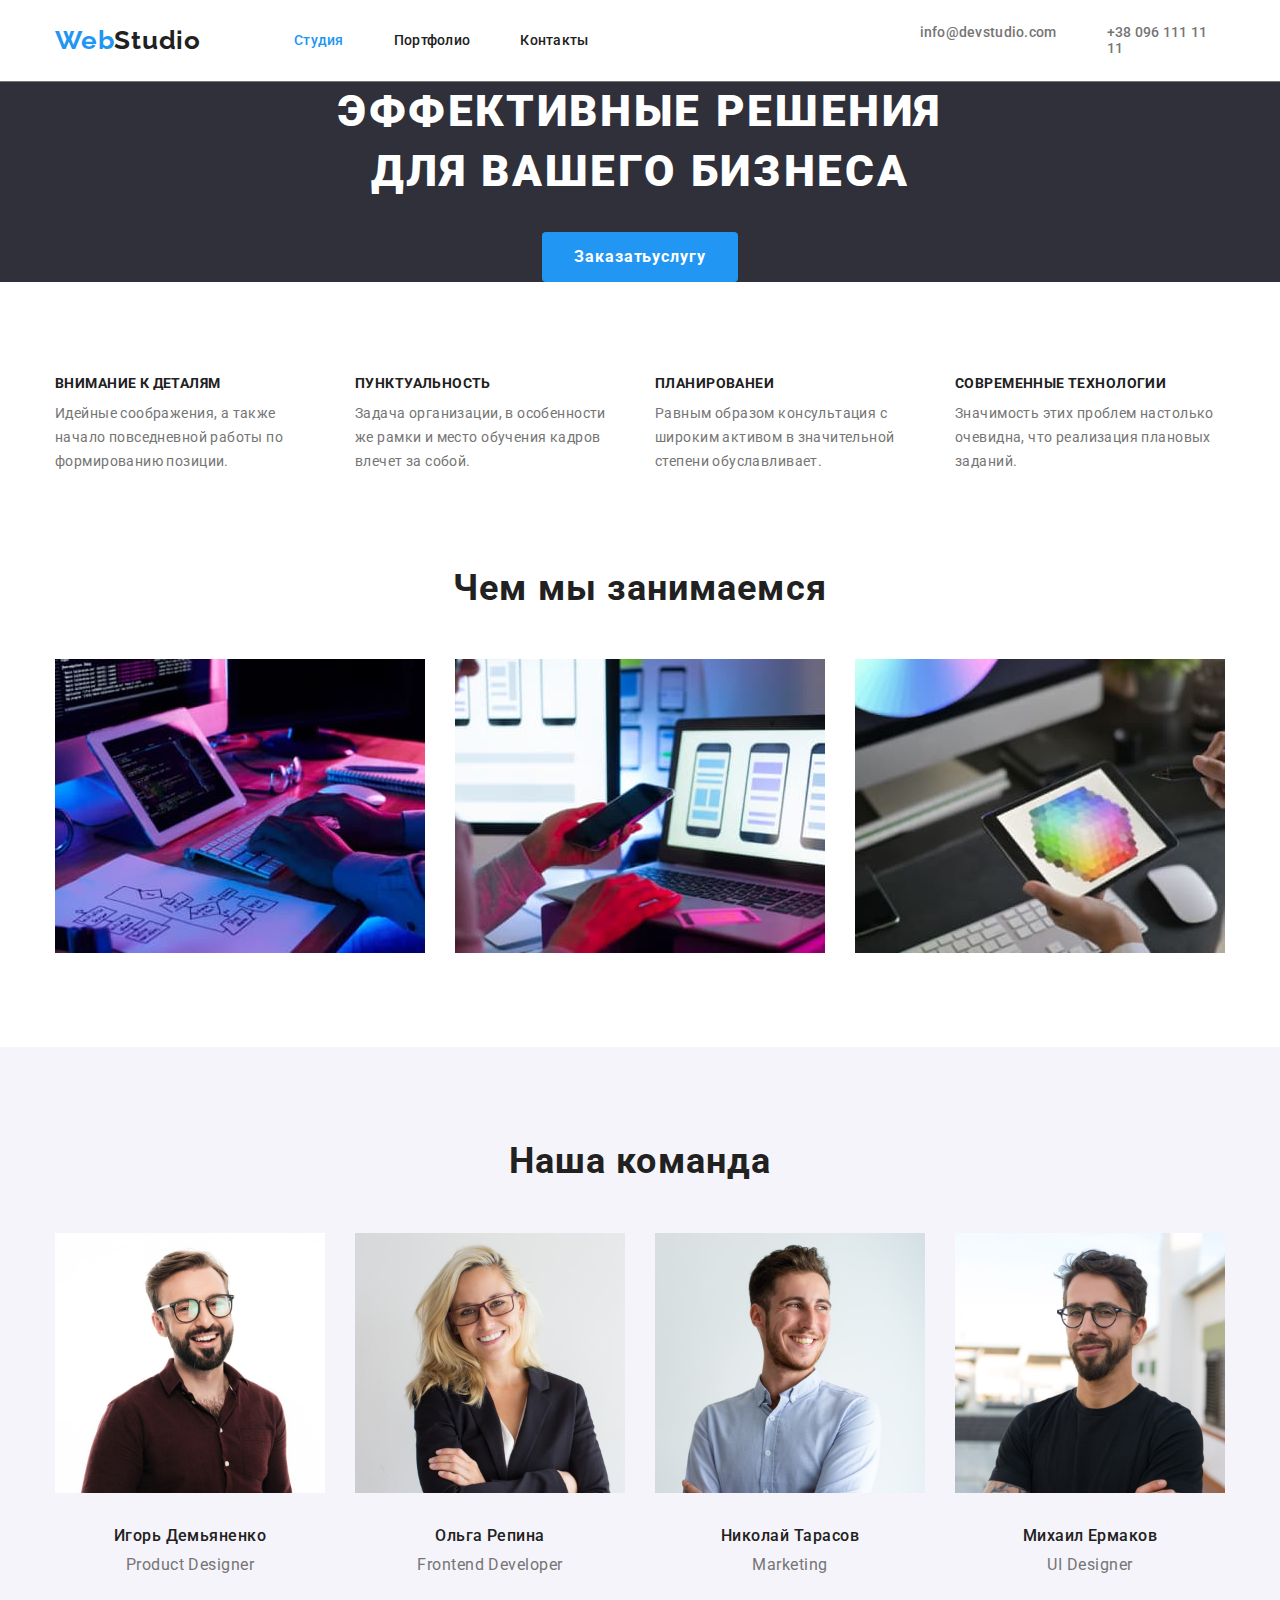
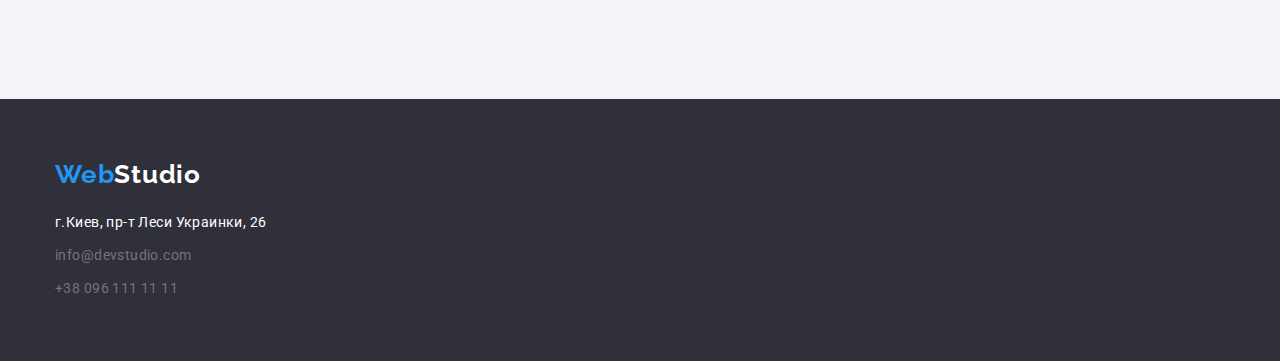
<file: index.html>
<!DOCTYPE html>
<html lang="en">

<head>
    <meta charset="UTF-8">
    <meta http-equiv="X-UA-Compatible" content="IE=edge">
    <meta name="viewport" content="width=device-width, initial-scale=1.0">
    <title>Document</title>
    <link rel="preconnect" href="https://fonts.googleapis.com">
    <link rel="preconnect" href="https://fonts.gstatic.com" crossorigin>
    <link href="https://fonts.googleapis.com/css2?family=Raleway:wght@700&family=Roboto:wght@400;500;700;900&display=swap"
        rel="stylesheet">
    <link rel="stylesheet" href=" https://cdnjs.cloudflare.com/ajax/libs/modern-normalize/1.1.0/modern-normalize.min.css">
    <link rel="stylesheet" href="./css/styles.css">
</head>

<body class="body-list">
    <header class="header-list">
        <div class="container nav">
        <a href="index.html" class="logo"><span class="acent-logo">Web</span>Studio</a>
        <nav class="nav-page">
            <ul class="site-nav nav">
                <li class="item"><a class="link current" href="index.html">Студия</a></li>
                <li class="item"><a class="link" href="./portfolio.html">Портфолио</a></li>
                <li class="item"><a class="link" href="#">Контакты</a></li>
            </ul>
        </nav>
        <ul class="auth-nav">
            <li class="item"><a class="link" href="mailto:info@devstudio.com">info@devstudio.com</a></li>
            <li class="item"><a class="link" href="tel:380961111111">+38 096 111 11 11</a></li>
        </ul>
        </div>
    </header>
    <main>

        <section class="section hero">
            <div class="container hero ">
            <h1 class="text-hero">Эффективные решения <br> для вашего бизнеса</h1>
            <button type="button" class="btn">Заказатьуслугу</button>
            </div>
        </section>

        <section class="section benefits">
            <div class="container benefits">
            <h2 class="text-visually-hidden"> Наши приемущества</h2>
            <ul class="list-benefits">
                <li class="items">
                    <h3 class="subject">ВНИМАНИЕ К ДЕТАЛЯМ</h3>
                    <p class="subtitle">Идейные соображения, а также начало повседневной работы по формированию позиции.
                    </p>
                </li>
                <li class="items">
                   <h3 class="subject">ПУНКТУАЛЬНОСТЬ</h3>
                    <p class="subtitle">Задача организации, в особенности же рамки и место обучения кадров влечет за
                        собой.</p>
                </li>
                <li class="items">
                    <h3 class="subject">ПЛАНИРОВАНЕИ</h3>
                    <p class="subtitle">Равным образом консультация с широким активом в значительной степени
                        обуславливает. </p>
                </li>
                <li class="items">
                    <h3 class="subject">СОВРЕМЕННЫЕ ТЕХНОЛОГИИ</h3>
                    <p class="subtitle">Значимость этих проблем настолько очевидна, что реализация плановых заданий.
                    </p>
                </li>
            </ul>
            </div>
        </section>
        <section class="section paint">
            <div class="container">
            <h2 class="text-section">Чем мы занимаемся</h2>
            <ul class="list-img">
                <li class="items"><img class="img" src="./image/img1.jpg"
                        alt=" клавиатура , руки , планшет , монитор,ручка ,тетрадь,комьютерная мышь , лист "
                        width="370" /> </li>
                <li class="items"><img class="img" src="./image/img2.jpg" alt=" , руки , телефон, " width="370"></li>
                <li class="items"><img class="img" src="./image/img3.jpg" alt=" мышь, планшет с палитрой  , руки , телефон" width="370"></li>
            </ul>
            </div>
        </section>



        <section class="section team">
            <div class="container">
            <h2 class="text-section">Наша команда</h2>
            <ul class="list team">
                <li class="items">
                    <img src="./image/img4.jpg" alt="avatar" width="270">
                    <div class="card-team">
                    <h3 class="team-name">Игорь Демьяненко</h3>
                    <p class="descripion">Product Designer</p>
                    </div>
                </li>
                <li class="items">
                    <img src="./image/img5.jpg" alt="avatar" width="270">
                    <div class="card-team">
                    <h3 class="team-name">Ольга Репина</h3>
                    <p class="descripion">Frontend Developer</p>
                    </div>
                </li>
                <li class="items">
                    <img src="./image/img6.jpg" alt="avatar" width="270">
                    <div class="card-team">
                    <h3 class="team-name">Николай Тарасов</h3>
                    <p class="descripion">Marketing</p>
                    </div>
                </li>
                <li class="items">
                    <img src="./image/img7.jpg" alt="avatar" width="270">
                    <div class="card-team">
                    <h3 class="team-name">Михаил Ермаков</h3>
                    <p class="descripion">UI Designer</p>
                    </div>
                </li>
            </ul>
            </div>
        </section>
    </main>
    <footer class="footer">
        <div class="container ">
            <a href="index.html" class="logo logo-footer"><span class="acent-logo">Web</span>Studio</a>
            <address class="address">
    
                <ul class="footer-list">
                    <li class="link-footer map"> <a class="contact"
                            href="https://www.google.com/maps/place/%D0%B1%D1%83%D0%BB%D1%8C%D0%B2%D0%B0%D1%80+%D0%9B%D0%B5%D1%81%D1%96+%D0%A3%D0%BA%D1%80%D0%B0%D1%97%D0%BD%D0%BA%D0%B8,+26,+%D0%9A%D0%B8%D1%97%D0%B2,+02000/@50.4265807,30.5361971,17z/data=!3m1!4b1!4m5!3m4!1s0x40d4cf0e033ecbe9:0x57a4dffefec77da0!8m2!3d50.4265807!4d30.5383858"><span>г.Киев,
                                пр-т Леси Украинки, 26</span></a></li>
                    <li class="link-footer"><a class="contact" href="mailto:info@devstudio.com">info@devstudio.com</a>
                    </li>
                    <li class="link-footer"><a class="contact" href="tel:380961111111">+38 096 111 11 11</a></li>
                </ul>
            </address>
        </div>
    </footer>
</body>

</html>
</file>
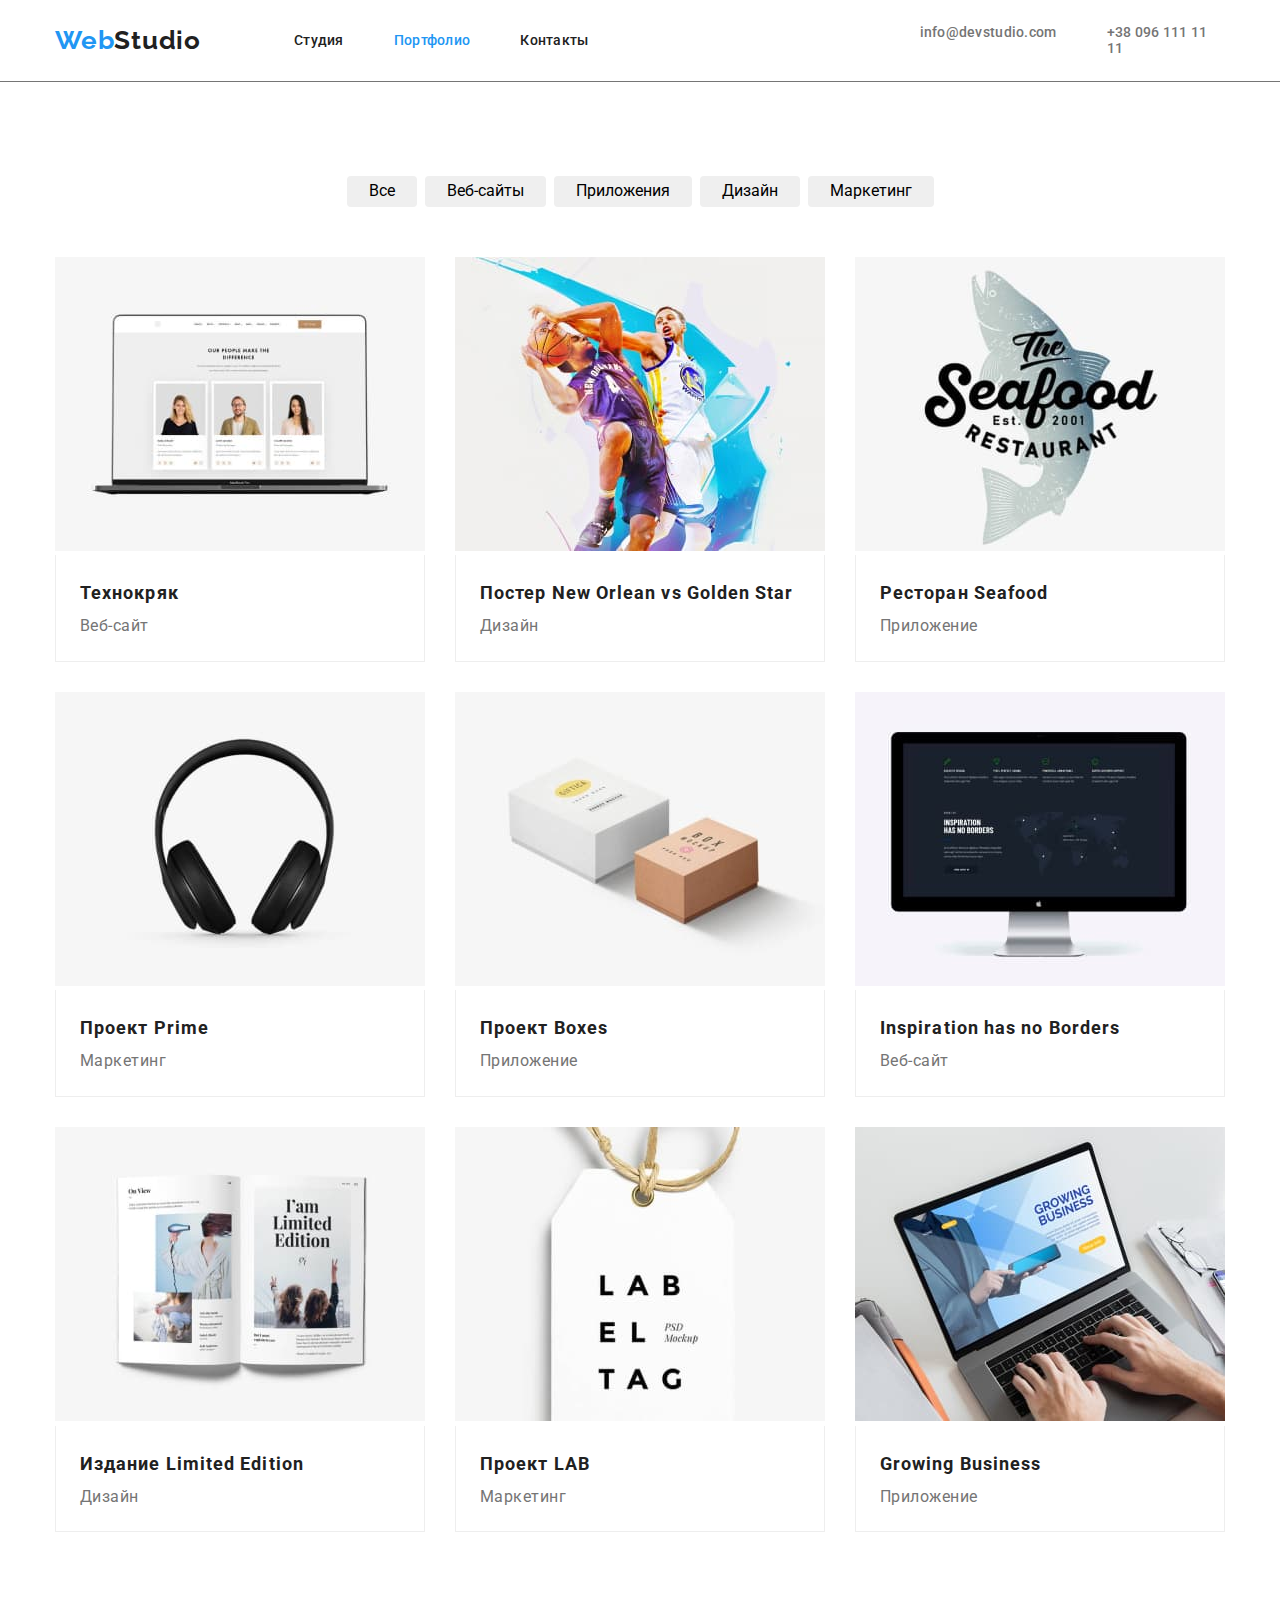
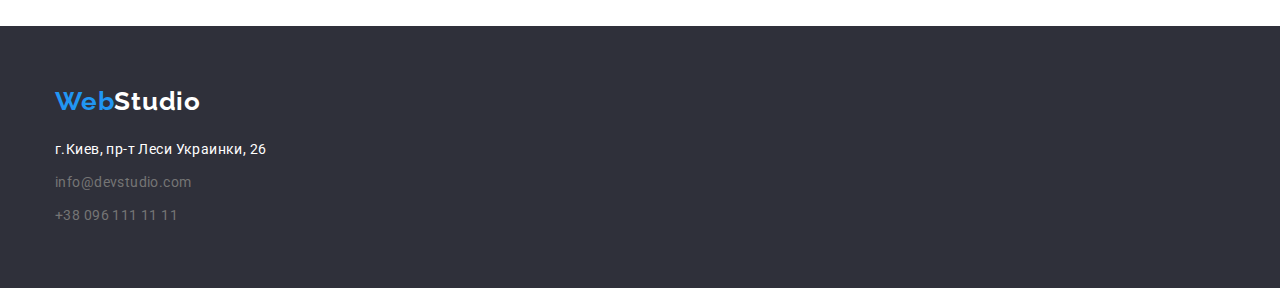
<file: portfolio.html>
<!DOCTYPE html>
<html lang="en">

<head>
    <meta charset="UTF-8">
    <meta http-equiv="X-UA-Compatible" content="IE=edge">
    <meta name="viewport" content="width=device-width, initial-scale=1.0">
    <title>Document</title>

<link rel="preconnect" href="https://fonts.googleapis.com">
<link rel="preconnect" href="https://fonts.gstatic.com" crossorigin>
<link href="https://fonts.googleapis.com/css2?family=Raleway:wght@700&family=Roboto:wght@400;500;700;900&display=swap"
    rel="stylesheet">
<link rel="stylesheet" href=" https://cdnjs.cloudflare.com/ajax/libs/modern-normalize/1.1.0/modern-normalize.min.css">
<link rel="stylesheet" href="./css/styles.css">
</head>

<body class="body-list">
    <header class="header-list">
        <div class="container nav">
            <a href="index.html" class="logo"><span class="acent-logo">Web</span>Studio</a>
            <nav class="nav-page">
                <ul class="site-nav">
                    <li class="item"><a class="link" href="index.html">Студия</a></li>
                    <li class="item"><a class="link current" href="./portfolio.html">Портфолио</a></li>
                    <li class="item"><a class="link" href="#">Контакты</a></li>
                </ul>
            </nav>
            <ul class="auth-nav">
                <li class="item"><a class="link" href="mailto:info@devstudio.com">info@devstudio.com</a></li>
                <li class="item"><a class="link" href="tel:380961111111">+38 096 111 11 11</a></li>
            </ul>
        </div>
    </header>
    <main class="main">

        <section class="section">
            <div class="container">
            <h1 class="text-visually-hidden">Фильтр</h1>
            <!--Controls buttoms-->
            <ul class="list-btn">
                <li class="item-btn"><button class="btn" type="button">Все</button></li>
                <li class="item-btn"><button class="btn" type="button">Веб-сайты</button></li>
                <li class="item-btn"><button class="btn" type="button">Приложения</button></li>
                <li class="item-btn"><button class="btn" type="button">Дизайн</button></li>
                <li class="item-btn"><button class="btn" type="button">Маркетинг</button></li>
            </ul>

            <h2 class="text-visually-hidden">Сортировочное окно</h2>
            <ul class="list menu">
                <li class="item">
                    
                    <img src="./images/computer.jpg" alt="Компьютер" wight="370">
                    <div class="cards">
                    <h2 class="headline">Технокряк</h2>
                    <p class="desc">Веб-сайт</p>
                     </div>
                </li>
                <li class="item">
                    <img src="./images/poster.jpg" alt="два баскетболиста , мяч " wight="370">
                    <div class="cards">
                    <h2 class="headline">Постер New Orlean vs Golden Star</h2>
                    <p class="desc">Дизайн</p>
                    </div>
                </li>
                <li class="item">
                    <img src="./images/seafood.jpg" alt="логотип рыба , название ресторана " wight="370">
                    <div class="cards">

                    <h2 class="headline">Ресторан Seafood</h2>
                    <p class="desc">Приложение</p>
                    
                </div>
                </li>
                <li class="item">
                    <img src="./images/4.jpg" alt="наушники" wight="370">
                    <div class="cards">
                    <h2 class="headline">Проект Prime</h2>
                    <p class="desc">Маркетинг</p>
                    </div>
                </li>
                <li class="item">
                    <img src="./images/5.jpg" alt="коробка белая , коробка коричневая " wight="370">
                    <div class="cards">
                    <h2 class="headline">Проект Boxes</h2>
                    <p class="desc">Приложение </p>
                    </div>
                </li>
                <li class="item">
                    <img src="./images/6.jpg" alt="монитор" wight="370">
                    <div class="cards">
                    <h2 class="headline">Inspiration has no Borders</h2>
                    <p class="desc">Веб-сайт</p>
                    </div>
                </li>
                <li class="item">
                    <img src="./images/7.jpg" alt="открытая книга" wight="370">
                    <div class="cards">
                    <h2 class="headline">Издание Limited Edition</h2>
                    <p class="desc">Дизайн</p>
                    </div>
                </li>
                <li class="item">
                    <img src="./images/8.jpg" alt="бирка" wight="370">
                    <div class="cards">
                    <h2 class="headline">Проект LAB</h2>
                    <p class="desc">Маркетинг</p>
                    </div>
                </li>
                <li class="item">
                    <img src="./images/9.jpg" alt="ноутбук" wight="370">
                   <div class="cards">
                    <h2 class="headline">Growing Business</h2>
                    <p class="desc">Приложение</p>
                    </div>
                </li>
            </ul>
            </div>
        </section>
    </main>

<footer class="footer">
    <div class="container ">
        <a href="index.html" class="logo logo-footer"><span class="acent-logo">Web</span>Studio</a>
        <address class="address">

            <ul class="footer-list">
                <li class="link-footer map"> <a class="contact"
                        href="https://www.google.com/maps/place/%D0%B1%D1%83%D0%BB%D1%8C%D0%B2%D0%B0%D1%80+%D0%9B%D0%B5%D1%81%D1%96+%D0%A3%D0%BA%D1%80%D0%B0%D1%97%D0%BD%D0%BA%D0%B8,+26,+%D0%9A%D0%B8%D1%97%D0%B2,+02000/@50.4265807,30.5361971,17z/data=!3m1!4b1!4m5!3m4!1s0x40d4cf0e033ecbe9:0x57a4dffefec77da0!8m2!3d50.4265807!4d30.5383858"><span>г.Киев,
                            пр-т Леси Украинки, 26</span></a></li>
                <li class="link-footer"><a class="contact" href="mailto:info@devstudio.com">info@devstudio.com</a>
                </li>
                <li class="link-footer"><a class="contact" href="tel:380961111111">+38 096 111 11 11</a></li>
            </ul>
        </address>
    </div>
</footer>
</body>

</html>
</file>
<file: css/styles.css>
/* Цвет основгоно текска #212121 */
/* цвет футера фон  #2F303A */
/* мыло  телефон  футер rgba(255, 255, 255, 0.6)  адресс #FFFFFF*/
/* мыло  телефон  футер rgba(255, 255, 255, 0.6) */
/* цвет кнопок и активных ссылок при наведении #2196F3 */
/* цвет граунд команді #F5F4FA */
:root {
    --primary-text-color: #212121;
    --second-text-color: #757575;
    --focus-hover-active-color: #2196F3;
    --text-footer-textbtn: #FFFFFF;
    --fon-footer-h1: #2F303A;
    --mail-tel: rgba(255, 255, 255, 0.6);
    --backgroundcolor-team: #F5F4FA ;
}
  /* button {  
    -webkit-appearance: none;
    -moz-appearance: none;
     appearance: none; 
     } */
.link {
    text-decoration: none;
    color: inherit;
}

ul {margin: 0; padding: 0;
    list-style: none;
}

/* разметка хедера  */
/*логотип  */


.header-list {border-bottom: 1px  solid var(--second-text-color);}
.container {margin: 0 auto; padding-left: 15px;padding-right: 15px; width: 1200px;}
 .nav .logo { margin-top: 25px; margin-bottom: 25px;
    margin-right: 93px;
}
.logo {
    font-family: 'Raleway';
    font-style: normal;
    font-weight: 700;
    font-size: 26px;
    line-height: 1.2;
    letter-spacing: 0.03em;
    text-decoration: none;
}

.logo .acent-logo {
    color: var(--focus-hover-active-color);
}

.logo {
    color: var(--primary-text-color);
}

.logo-footer {
    color: var(--text-footer-textbtn);
}

.body-list {
    color: var(--primary-text-color);
}

/* навигация */
.site-nav {
    display: flex;
    margin-top: 0;
    margin-bottom: 0;
    padding-left: 0;
}

.site-nav .item + .item {
    margin-left: 50px;
}

.site-nav .link {
    display: block;
    padding-top: 24px;
    padding-bottom: 24px;

}

.header-list .link:hover,
.header-list .link:focus,
.header-list .link.current {
    color: var(--focus-hover-active-color);
}

.header-list .item {
    font-family: 'Roboto';
    font-style: normal;
    font-weight: 500;
    font-size: 14px;
    line-height: 1.14;
    letter-spacing: 0.02em;
}
.auth-nav {
    margin-left: 331px;
}

.link {
    padding-top: 24px;
    padding-bottom: 24px;
}

.auth-nav {
    margin-top: 0;
    margin-bottom: 0;
    display: flex;
}

.auth-nav .item+.item {
    margin-left: 50px;
}

.auth-nav {
    padding-left: 0;
}
.nav {
    display: flex;
    align-items: center;
}
.auth-nav .link {
    color: var(--second-text-color);
}

/* студия  */
/* btn */
.text-visually-hidden {
    position: absolute;
    width: 1px;
    height: 1px;
    margin: -1px;
    border: 0;
    padding: 0;
    white-space: nowrap;
    clip-path: inset(100%);
    clip: rect(0 0 0 0);
    overflow: hidden;
}

.section {
    padding-top: 94px;
    padding-bottom: 94px;
    padding-left: 0;
    padding-right: 0;
}

.hero {
    padding-top: 0;
    padding-bottom: 0;
}

.hero .btn {
    margin-left: auto;
    margin-right: auto;
}

.text-hero {
    margin-top: 0;
    margin-bottom: 30px;
}

.section-btn .btn {
    cursor: pointer;
}
.hero .btn {border-radius: 4px; border: 0; padding-top: 10px; padding-left: 32px; padding-right: 32px;padding-bottom: 10px; }
.hero {
    background-color: var(--fon-footer-h1);
}

.paint {
    padding-top: 0;
}

.text-hero {
    font-family: 'Roboto';
    font-style: normal;
    font-weight: 900;
    font-size: 44px;
    line-height: 1.36;
    text-align: center;
    letter-spacing: 0.06em;
    text-transform: uppercase;
    color: var(--text-footer-textbtn)
}

.hero .btn {
    font-family: 'Roboto';
    font-style: normal;
    font-weight: 700;
    font-size: 16px;
    line-height: 1.87;
    display: flex;
    align-items: center;
    text-align: center;
    letter-spacing: 0.06em;
    color: var(--text-footer-textbtn);
    background-color: var(--focus-hover-active-color);
}



/* benefits */
/* .list .benefits {
    padding-right: 0;
    margin-top: 0;
    margin-bottom: 0;
} */

.container .list-benefits {
    display: flex;
}

ul {
    padding-left: 0;
    margin-top: 0;
    margin-bottom: 0;
}

.list-benefits .items+.items {
    margin-left: 30px;
}

.items .subject {
    margin-top: 0;
    margin-bottom: 10px;
}

.items .subtitle {
    margin-top: 0;
    margin-bottom: 0;
    width: 270px;
}

.text-section {
    margin-top: 0;
    margin-bottom: 50px;
}

.list-img {
    display: flex;
}

.list-img .items+.items {
    margin-left: 30px;
}

.items .img {
    display: block;
    max-width: 100%;
}

.text-section {
    font-family: 'Roboto';
    font-style: normal;
    font-weight: 700;
    font-size: 36px;
    line-height: 1.16;
    text-align: center;
    letter-spacing: 0.03em;

}

.list-benefits .subject {
    font-family: 'Roboto';
    font-style: normal;
    font-weight: 700;
    font-size: 14px;
    line-height: 1.14;
    letter-spacing: 0.03em;
    text-transform: uppercase;
}

.list-benefits .subtitle {
    font-family: 'Roboto';
    font-style: normal;
    font-weight: 400;

    font-size: 14px;
    line-height: 1.71;
    letter-spacing: 0.03em;
    color: var(--second-text-color);
}

/* team */
.container .team {
    display: flex;
}

.team .items+.items {
    margin-left: 30px;
}

.team {
    background-color: var(--backgroundcolor-team);
}

.items .card-team {
    padding-top: 30px;
    padding-bottom: 30px;
    text-align: center;
}

.card-team .team-name {
    margin-top: 0;
    margin-bottom: 10px;
}

.card-team .descripion {
    margin-top: 0;
    margin-bottom: 0;
}

.team .team-name {
    font-family: 'Roboto';
    font-style: normal;
    font-weight: 500;
    font-size: 16px;
    line-height: 1.18;
    letter-spacing: 0.03em;
}

.list .descripion {
    font-family: 'Roboto';

    font-size: 16px;
    line-height: 1.18;
    letter-spacing: 0.03em;
    color: var(--second-text-color);
}



/* портфолио  */

/* btn */
.list-btn {justify-content: center;display: flex; margin-bottom: 50px;}
.list-btn .item-btn + .item-btn {margin-left: 8px;}
.list-btn {
    font-family: 'Roboto';
    font-style: normal;
    font-weight: 500;
    font-size: 16px;
    line-height: 1.62;
    letter-spacing: 0.03em;
    color: var(--primary-text-color)
    
}
.item-btn .btn {border-radius: 4px;
    padding-top: 6px;
    padding-bottom: 6px;
     padding-left: 22px;
     padding-right: 22px;
    border: 0;
    }
 
.btn {
    cursor: pointer;
    
}

.btn:hover,
.btn:focus {
    background-color: var(--focus-hover-active-color);
    color: var(--text-footer-textbtn)
}

/* станция сортировка ))) */
.menu {
    padding-left: 0;
    margin-top: 0;
    margin-bottom: 94px;
}

.menu {
    display: flex;
    flex-wrap: wrap;
}

.menu .item {
    width: 370px;
    margin-right: 30px;
    margin-bottom: 30px;
}
 .item:nth-child(3n) {
    margin-right: 0;
}

 .item:nth-last-child(-n + 3) {
    margin-bottom: 0;
}

.cards .headline {margin: 0;}
.cards .desc {margin: 0;}
.cards {border-left: 1px solid #EEEEEE; border-bottom: 1px solid #EEEEEE; border-right: 1px solid #EEEEEE}
.cards {padding-top: 20px; padding-right: 24px; padding-bottom: 20px; padding-left: 24px;}
.container .menu {margin-bottom: 0;}
.list .headline {
    font-family: 'Roboto';
    font-style: normal;
    font-weight: 700;
    font-size: 18px;
    line-height: 2;
    letter-spacing: 0.06em;
}

.list .desc {
    font-family: 'Roboto';
    font-style: normal;
    font-weight: 400;

    font-size: 16px;
    line-height: 1.87;
    letter-spacing: 0.03em;
    color: var(--second-text-color);
}




/* footer */
.address {margin-top: 20px;}

.footer {padding-top: 60px; padding-bottom: 60px;}
.footer-list .link-footer + .link-footer {margin-top: 9px;}
.footer {
    background-color: var(--fon-footer-h1);
}


.footer {
    font-family: 'Roboto';
    font-size: 14px;
    line-height: 1.71;
    letter-spacing: 0.03em;
}
.link-footer .contact {
    text-decoration: none;
}

.map :first-child {
    color: var(--text-footer-textbtn);
}

 .contact { 
    color: var(--second-text-color)
}

.link :last-child {
    color: var(--mail-tel);
    text-decoration: none;
}
.footer-list {
    font-style: initial;
     margin-bottom: 0;
}
.footer .map {
    color: var(--text-footer-textbtn)
}
</file>
